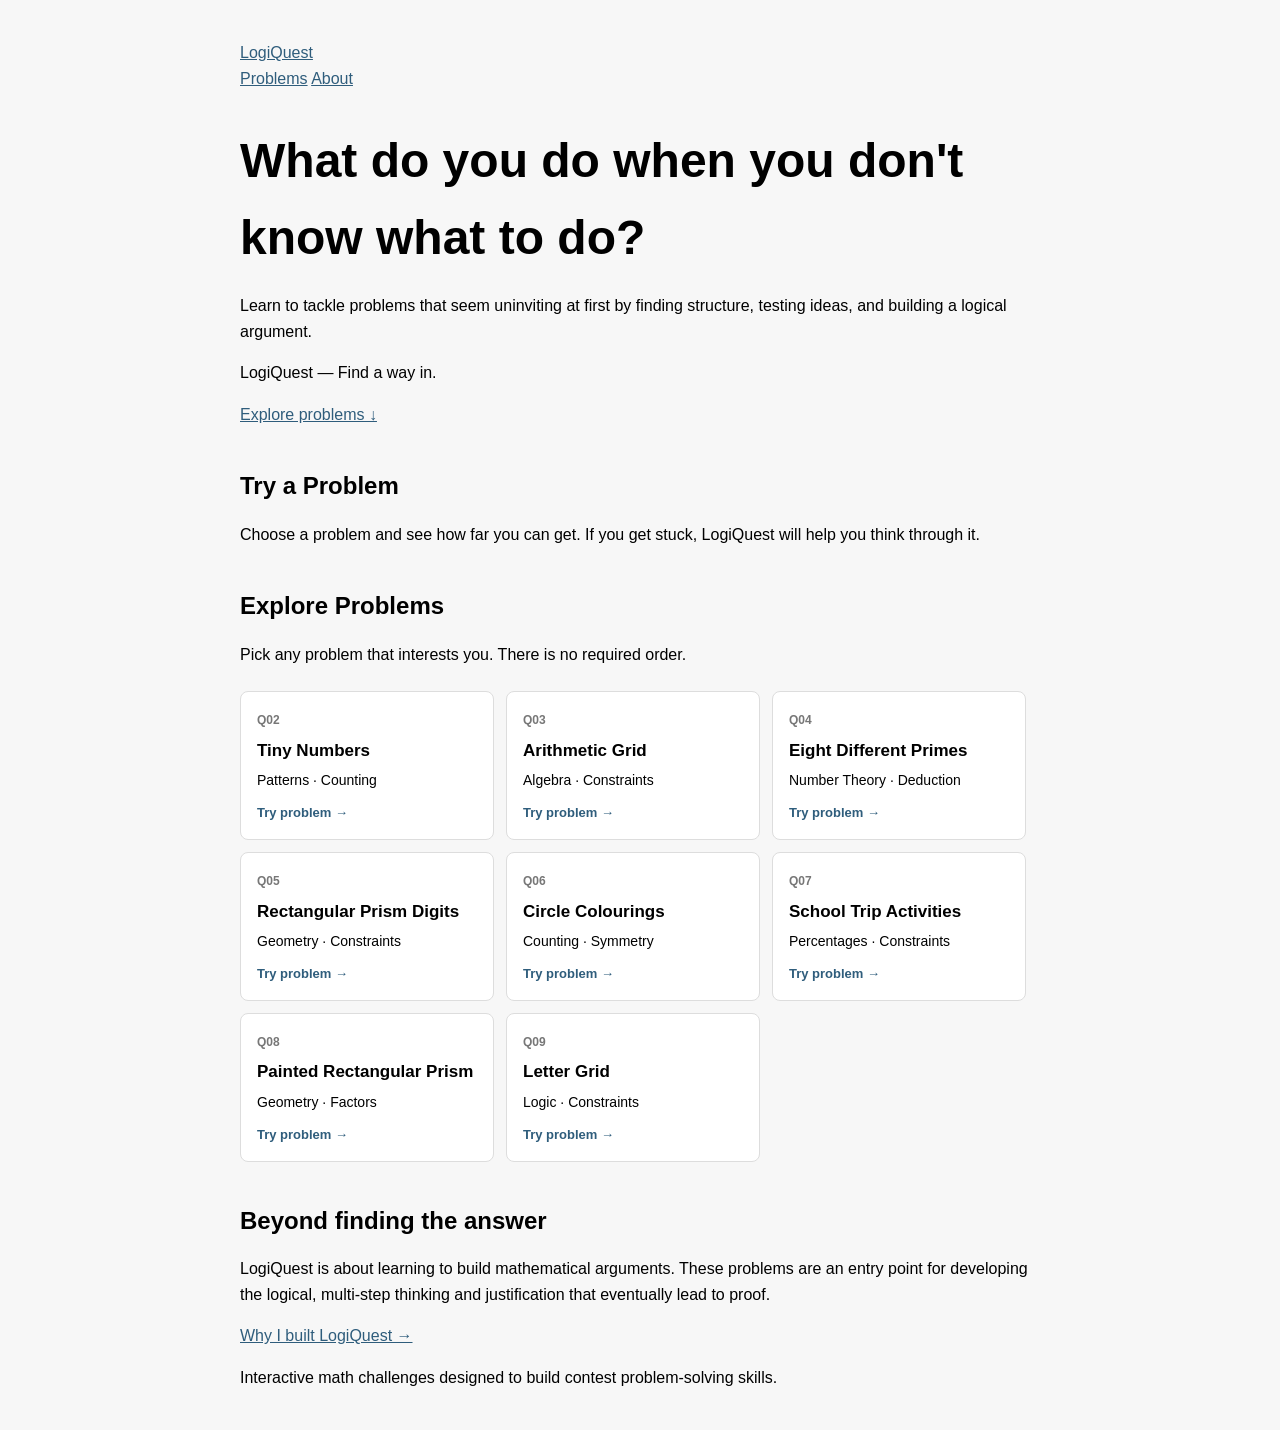
<file: index.html>
<!DOCTYPE html>
<html lang="en">
<head>
    <meta charset="UTF-8">
    <meta name="viewport" content="width=device-width, initial-scale=1.0">
    <title>logique.ca</title>

    <link rel="stylesheet" href="css/style.css">
</head>

<body>

    <nav class="site-nav">
    <a class="site-name" href="index.html">LogiQuest</a>

    <div class="nav-links">
        <a href="#problems">Problems</a>
        <a href="about.html">About</a>
    </div>
    </nav>

    <header class="hero">
    <h1>What do you do when you don't know what to do?</h1>

    <p class="hero-text">
        Learn to tackle problems that seem uninviting at first by finding structure, testing ideas, and building a logical argument.
    </p>

    <p class="slogan">LogiQuest — Find a way in.</p>

    <a class="hero-button" href="#problems">Explore problems ↓</a>
    </header>

    <h2>Try a Problem</h2>

    <p>
        Choose a problem and see how far you can get.
        If you get stuck, LogiQuest will help you think through it.
    </p>

    <section id="problems">
    <h2>Explore Problems</h2>

    <p>
        Pick any problem that interests you. There is no required order.
    </p>

    <div class="problem-list">

    <a class="problem-card" href="problem.html?id=002">
        <span class="problem-code">Q02</span>
        <h3>Tiny Numbers</h3>
        <p>Patterns · Counting</p>
        <span class="problem-link">Try problem →</span>
    </a>

    <a class="problem-card" href="problem.html?id=003">
        <span class="problem-code">Q03</span>
        <h3>Arithmetic Grid</h3>
        <p>Algebra · Constraints</p>
        <span class="problem-link">Try problem →</span>
    </a>

    <a class="problem-card" href="problem.html?id=004">
        <span class="problem-code">Q04</span>
        <h3>Eight Different Primes</h3>
        <p>Number Theory · Deduction</p>
        <span class="problem-link">Try problem →</span>
    </a>

    <a class="problem-card" href="problem.html?id=005">
        <span class="problem-code">Q05</span>
        <h3>Rectangular Prism Digits</h3>
        <p>Geometry · Constraints</p>
        <span class="problem-link">Try problem →</span>
    </a>

    <a class="problem-card" href="problem.html?id=006">
        <span class="problem-code">Q06</span>
        <h3>Circle Colourings</h3>
        <p>Counting · Symmetry</p>
        <span class="problem-link">Try problem →</span>
    </a>

    <a class="problem-card" href="problem.html?id=007">
        <span class="problem-code">Q07</span>
        <h3>School Trip Activities</h3>
        <p>Percentages · Constraints</p>
        <span class="problem-link">Try problem →</span>
    </a>

    <a class="problem-card" href="problem.html?id=008">
        <span class="problem-code">Q08</span>
        <h3>Painted Rectangular Prism</h3>
        <p>Geometry · Factors</p>
        <span class="problem-link">Try problem →</span>
    </a>

    <a class="problem-card" href="problem.html?id=009">
        <span class="problem-code">Q09</span>
        <h3>Letter Grid</h3>
        <p>Logic · Constraints</p>
        <span class="problem-link">Try problem →</span>
    </a>

</div>
</section>

    <section class="mission-preview">
        <h2>Beyond finding the answer</h2>

        <p>
            LogiQuest is about learning to build mathematical arguments.
            These problems are an entry point for developing the logical,
            multi-step thinking and justification that eventually lead to proof.
        </p>

        <a href="about.html">Why I built LogiQuest →</a>
    </section>
    </main>
    </h2>

    <p>
        Interactive math challenges designed to build contest problem-solving skills.
    </p>
</body>
</html>
</file>
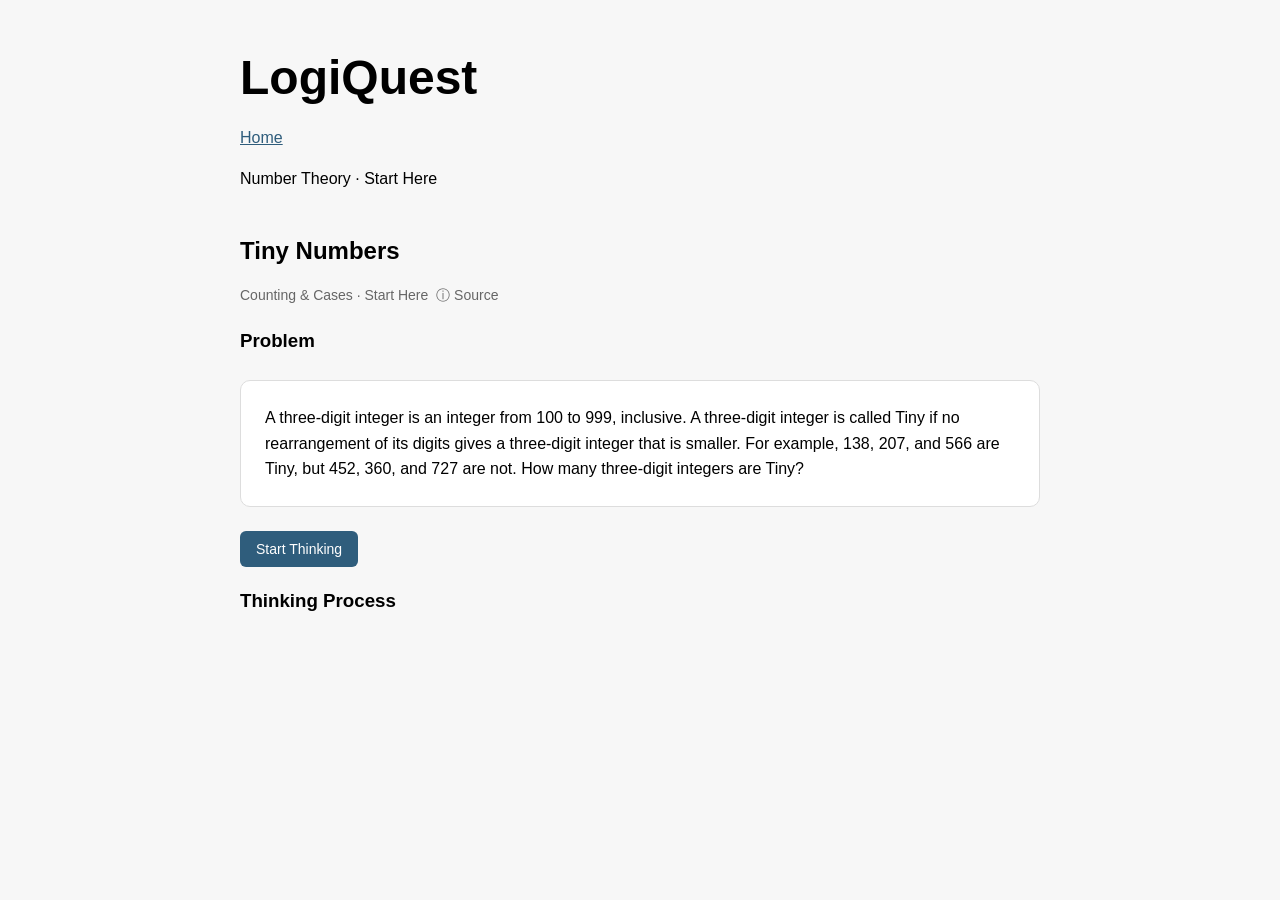
<file: problem-002.html>
<!DOCTYPE html>
<html lang="en">

<head>
    <meta charset="UTF-8">
    <meta name="viewport" content="width=device-width, initial-scale=1.0">

    <title>LogiQuest Problem</title>

    <link rel="stylesheet" href="css/style.css">
</head>

<body>

    <header>
        <h1>LogiQuest</h1>

        <nav>
            <a href="index.html">Home</a>
        </nav>
    </header>

    <main>

        <section id="problem-intro">
            <p>Number Theory · Start Here</p>

            <h2 id="problem-title">
                Problem 1
            </h2>

            <p id="problem-source">
                Source: CEMC Gauss Contest
            </p>
        </section>


        <section id="problem-section">
            <h3>Problem</h3>

            <div id="problem-text">
                <p>
                    The problem will appear here.
                </p>
            </div>

            <button id="start-button">
                Start Thinking
            </button>
        </section>


        <section id="learning-section">
            <h3>Thinking Process</h3>

            <div id="learning-content">
                <p>
                    Your guided reasoning will appear here.
                </p>
            </div>
        </section>

    </main>

<script src="data/problem-002.js"></script>
<script src="js/checkpoint-engine.js"></script>

</body>

</html>
</file>
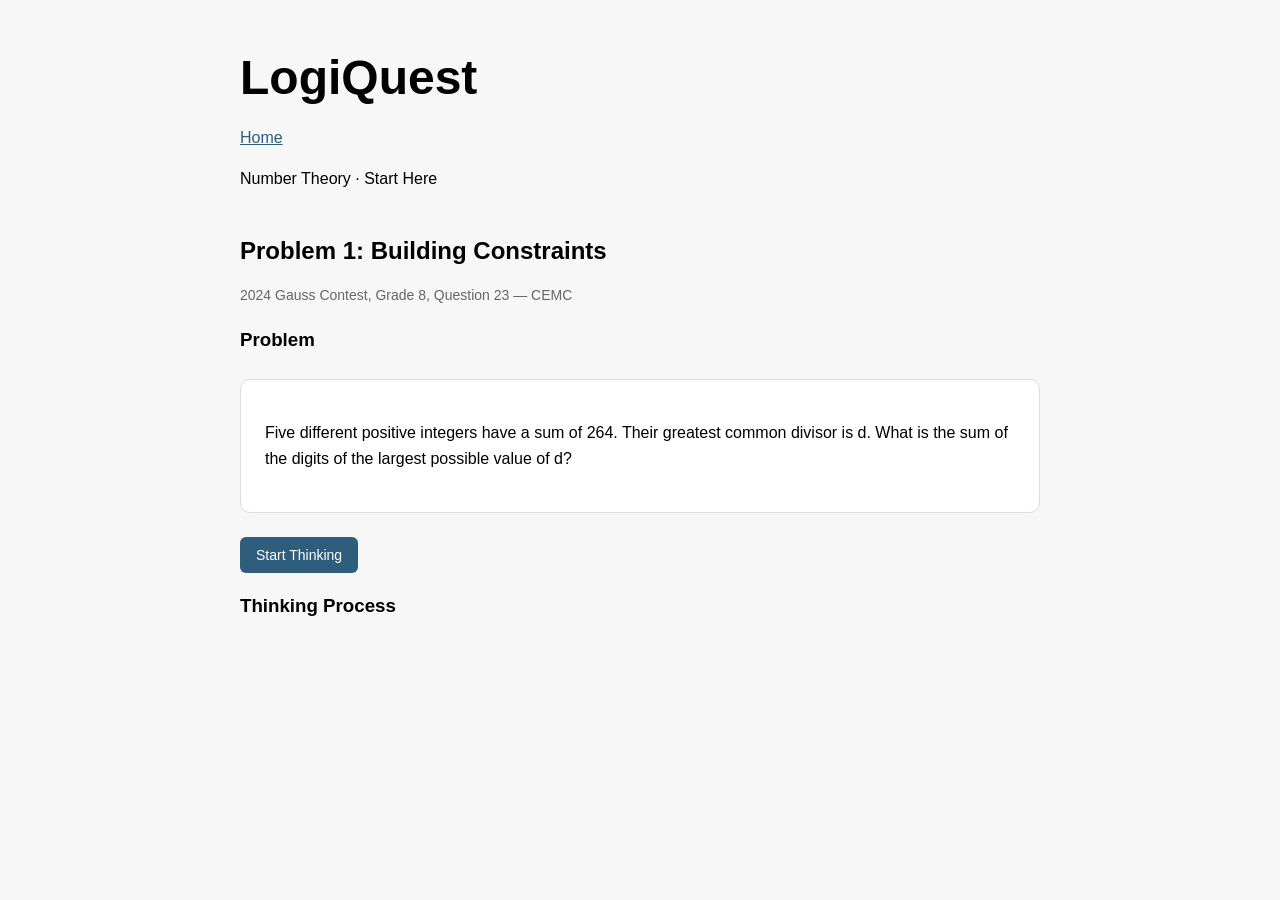
<file: problem-old.html>
<!DOCTYPE html>
<html lang="en">

<head>
    <meta charset="UTF-8">
    <meta name="viewport" content="width=device-width, initial-scale=1.0">

    <title>LogiQuest Problem</title>

    <link rel="stylesheet" href="css/style.css">
</head>

<body>

    <header>
        <h1>LogiQuest</h1>

        <nav>
            <a href="index.html">Home</a>
        </nav>
    </header>

    <main>

        <section id="problem-intro">
            <p>Number Theory · Start Here</p>

            <h2 id="problem-title">
                Problem 1
            </h2>

            <p id="problem-source">
                Source: CEMC Gauss Contest
            </p>
        </section>


        <section id="problem-section">
            <h3>Problem</h3>

            <div id="problem-text">
                <p>
                    The problem will appear here.
                </p>
            </div>

            <button id="start-button">
                Start Thinking
            </button>
        </section>


        <section id="learning-section">
            <h3>Thinking Process</h3>

            <div id="learning-content">
                <p>
                    Your guided reasoning will appear here.
                </p>
            </div>
        </section>

    </main>

<script src="data/problem-001.js"></script>
<script src="js/problem.js"></script>

</body>

</html>
</file>
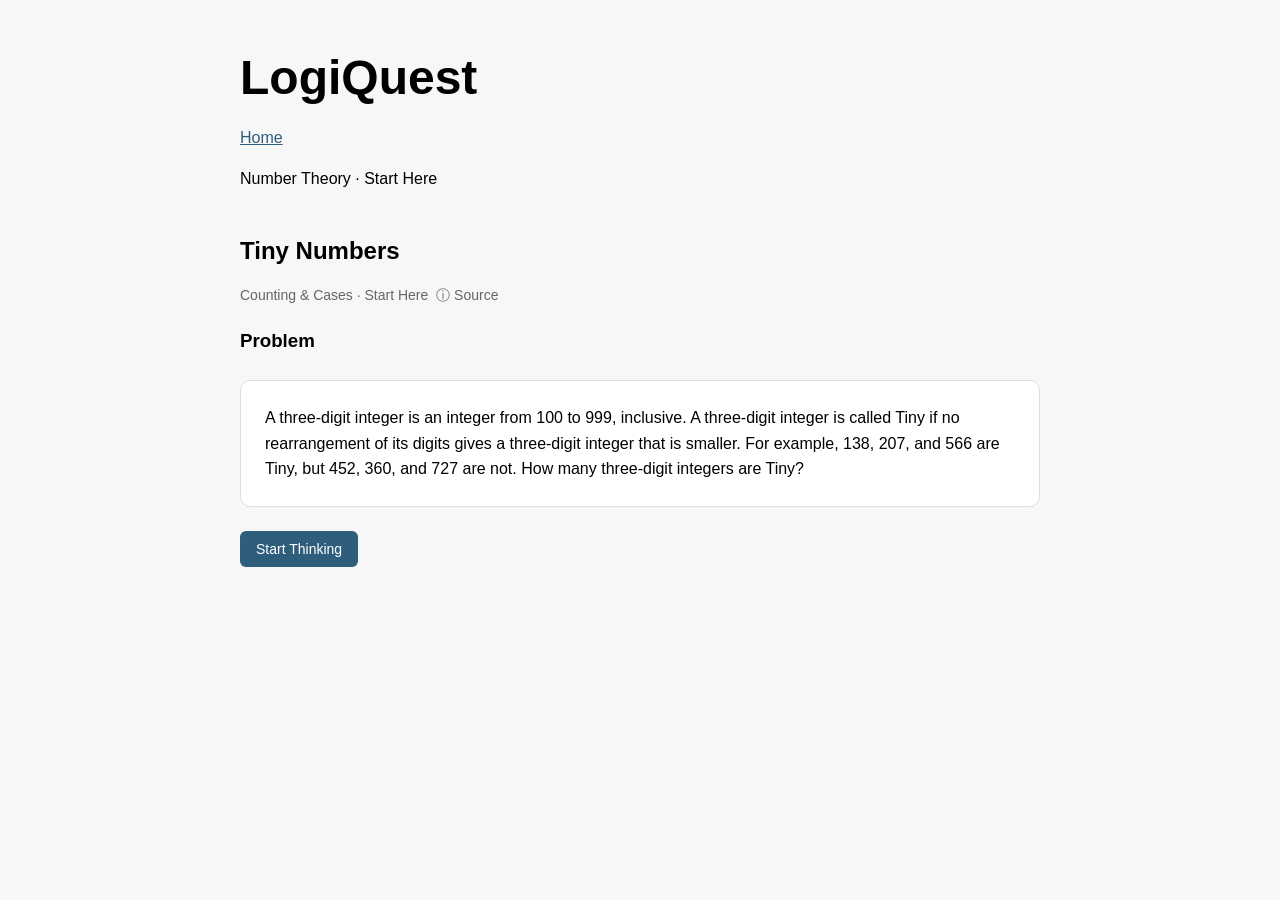
<file: problem.html>
<!DOCTYPE html>
<html lang="en">

<head>
    <meta charset="UTF-8">
    <meta name="viewport" content="width=device-width, initial-scale=1.0">

    <title>LogiQuest Problem</title>

    <link rel="stylesheet" href="css/style.css">
</head>

<body>

    <header>
        <h1>LogiQuest</h1>

        <nav>
            <a href="index.html">Home</a>
        </nav>
    </header>

    <main>

        <section id="problem-intro">
            <p>Number Theory · Start Here</p>

            <h2 id="problem-title">
                Problem 1
            </h2>

            <p id="problem-source">
                Source: CEMC Gauss Contest
            </p>
        </section>


        <section id="problem-section">
            <h3>Problem</h3>

            <div id="problem-text">
                <p>
                    The problem will appear here.
                </p>
            </div>

            <button id="start-button">
                Start Thinking
            </button>
        </section>


        <section id="learning-section">

            <div id="learning-content">
                <p>
                    Your guided reasoning will appear here.
                </p>
            </div>
        </section>

    </main>

<script>
    const params = new URLSearchParams(window.location.search);
    const problemId = params.get("id") || "002";

    const dataScript = document.createElement("script");
    dataScript.src = `data/problem-${problemId}.js`;

    dataScript.onload = function () {
    
    const engineScript = document.createElement("script");
    engineScript.src = "js/checkpoint-engine.js";

    document.body.appendChild(engineScript);
    };

    dataScript.onerror = function () {
        document.getElementById("learning-content").innerHTML = `
            <p>
                Problem ${problemId} could not be loaded.
            </p>
        `;
    };

    document.body.appendChild(dataScript);
</script>
</body>

</html>
</file>
<file: css/style.css>
body {
    font-family: Arial, sans-serif;
    max-width: 800px;
    margin: 40px auto;
    padding: 0 20px;
    line-height: 1.6;
    background: #f7f7f7;
}

h1 {
    font-size: 48px;
    margin-bottom: 8px;
}

h2 {
    margin-top: 40px;
    margin-bottom: 12px;
}

/* -------------------------
   Problem question area
------------------------- */

#problem-text {
    background: white;
    border: 1px solid #ddd;
    border-radius: 10px;
    padding: 24px;
    margin: 24px 0;
}


/* -------------------------
   Guided reasoning area
------------------------- */

.learning-step {
    background: white;
    border: 1px solid #ddd;
    border-radius: 10px;
    padding: 24px;
    margin-top: 20px;
}

button {
    padding: 10px 16px;
    background: #2f5d7c;
    color: white;
    border: none;
    border-radius: 6px;
    cursor: pointer;
    font-size: 14px;
}

button:hover {
    background: #244960;
}

input,
textarea {
    width: 100%;
    box-sizing: border-box;
    margin: 12px 0;
    padding: 10px;
    border: 1px solid #ccc;
    border-radius: 6px;
    font-size: 15px;
}

textarea {
    min-height: 90px;
    resize: vertical;
}

#feedback-area {
    margin-top: 18px;
}

#feedback-area:not(:empty) {
    background: #f5f5f5;
    border-left: 4px solid #999;
    padding: 14px 16px;
    border-radius: 4px;
}


/* -------------------------
   Problem diagrams / tables
------------------------- */

.math-grid {
    border-collapse: collapse;
    margin: 20px auto;
}

.math-grid td {
    width: 50px;
    height: 50px;
    border: 2px solid #333;
    text-align: center;
    vertical-align: middle;
    font-size: 18px;
}

.problem-diagram {
    display: block;
    max-width: 100%;
    height: auto;
    margin: 20px auto;
}

.problem-conditions {
    margin: 16px 0;
    padding-left: 28px;
}

.problem-conditions li {
    margin-bottom: 8px;
}


/* -------------------------
   Homepage problem cards
------------------------- */

.problem-list {
    display: flex;
    flex-wrap: wrap;
    gap: 12px;
    margin-top: 24px;
}

.problem-card {
    width: 220px;
    padding: 14px 16px;
    border: 1px solid #ddd;
    border-radius: 8px;
    text-decoration: none;
    color: inherit;
    background: white;
    transition: 0.15s ease;
}

.problem-card h3 {
    margin: 5px 0;
    font-size: 17px;
}

.problem-card p {
    margin: 0 0 8px;
    font-size: 14px;
}

.problem-code {
    font-size: 12px;
    color: #777;
    font-weight: 600;
}

.problem-link {
    font-size: 13px;
    color: #2f5d7c;
    font-weight: 600;
}

.problem-card:hover {
    border-color: #2f5d7c;
    transform: translateY(-2px);
}

a {
    color: #2f5d7c;
}

#problem-source {
    color: #666;
    font-size: 14px;
}

.source-button {
    background: transparent;
    color: #666;
    border: none;
    padding: 2px 4px;
}

.source-button:hover {
    background: transparent;
    color: #2f5d7c;
}
</file>
